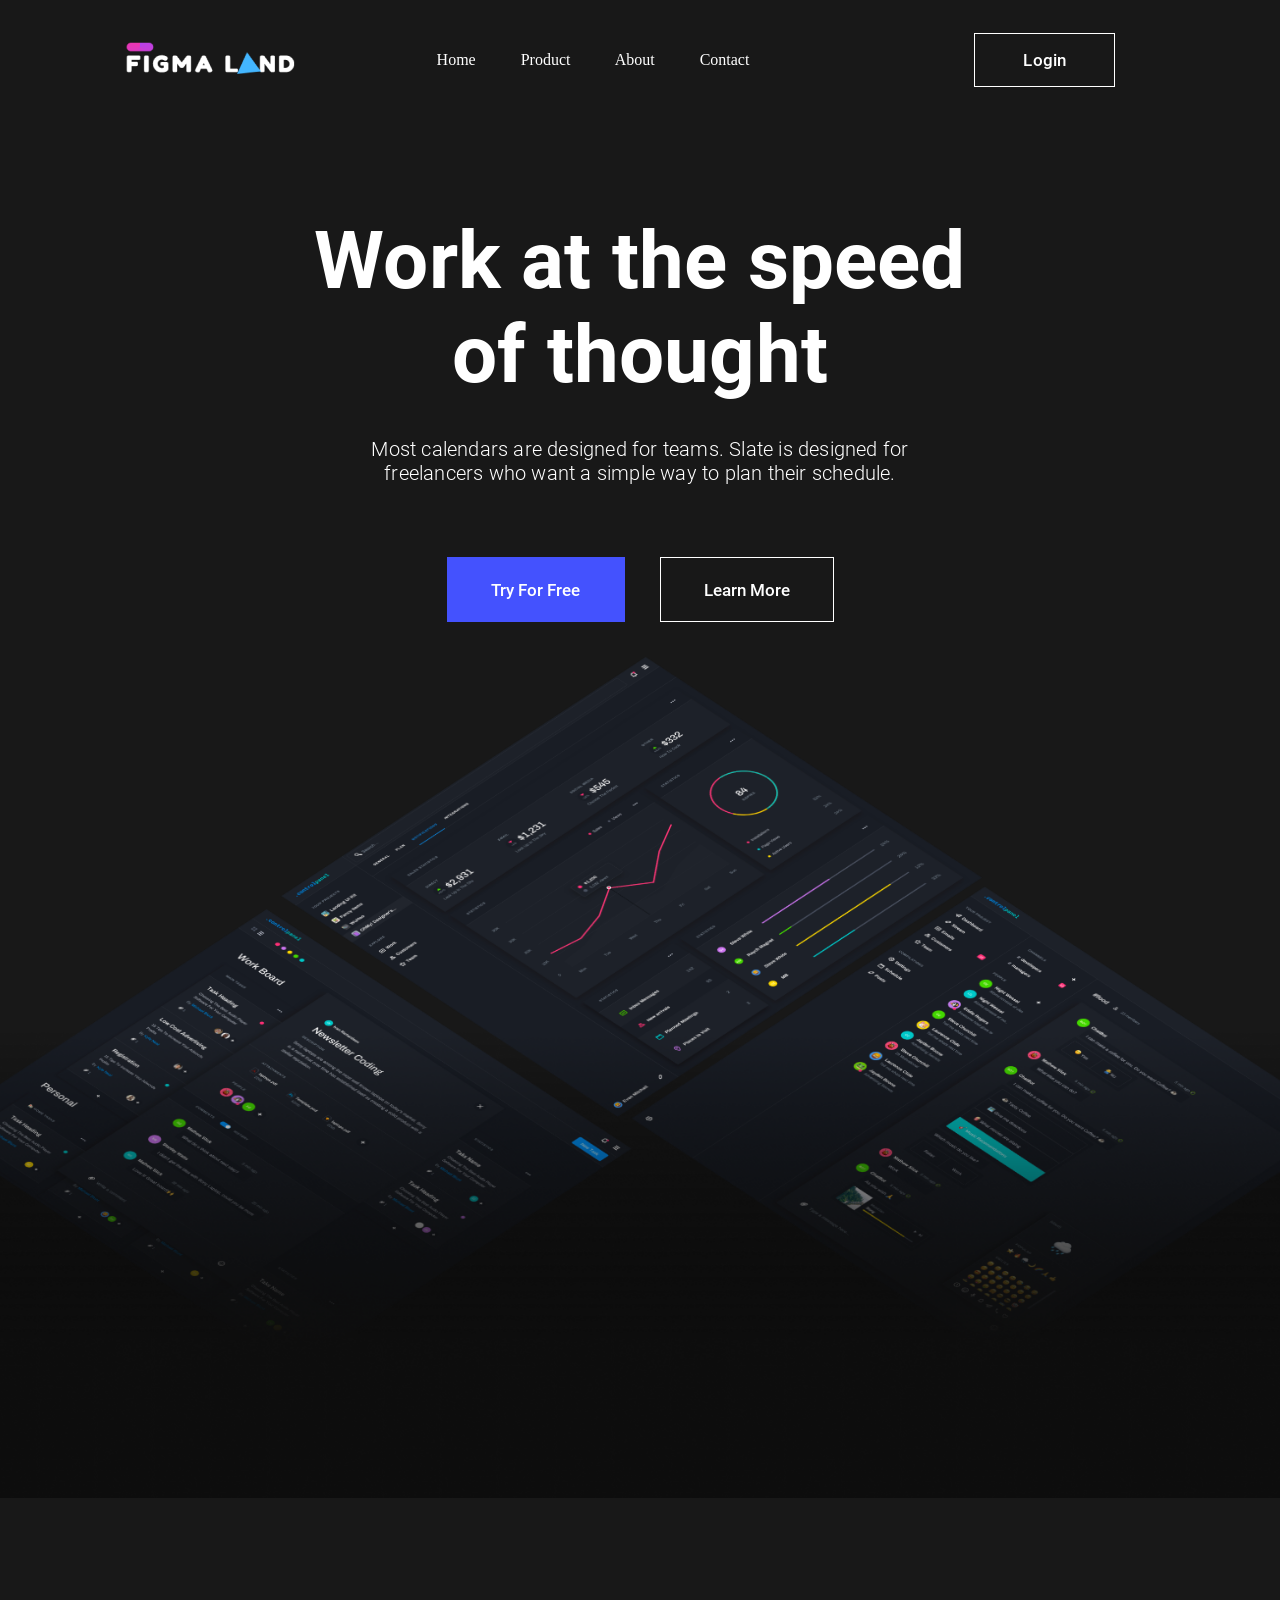
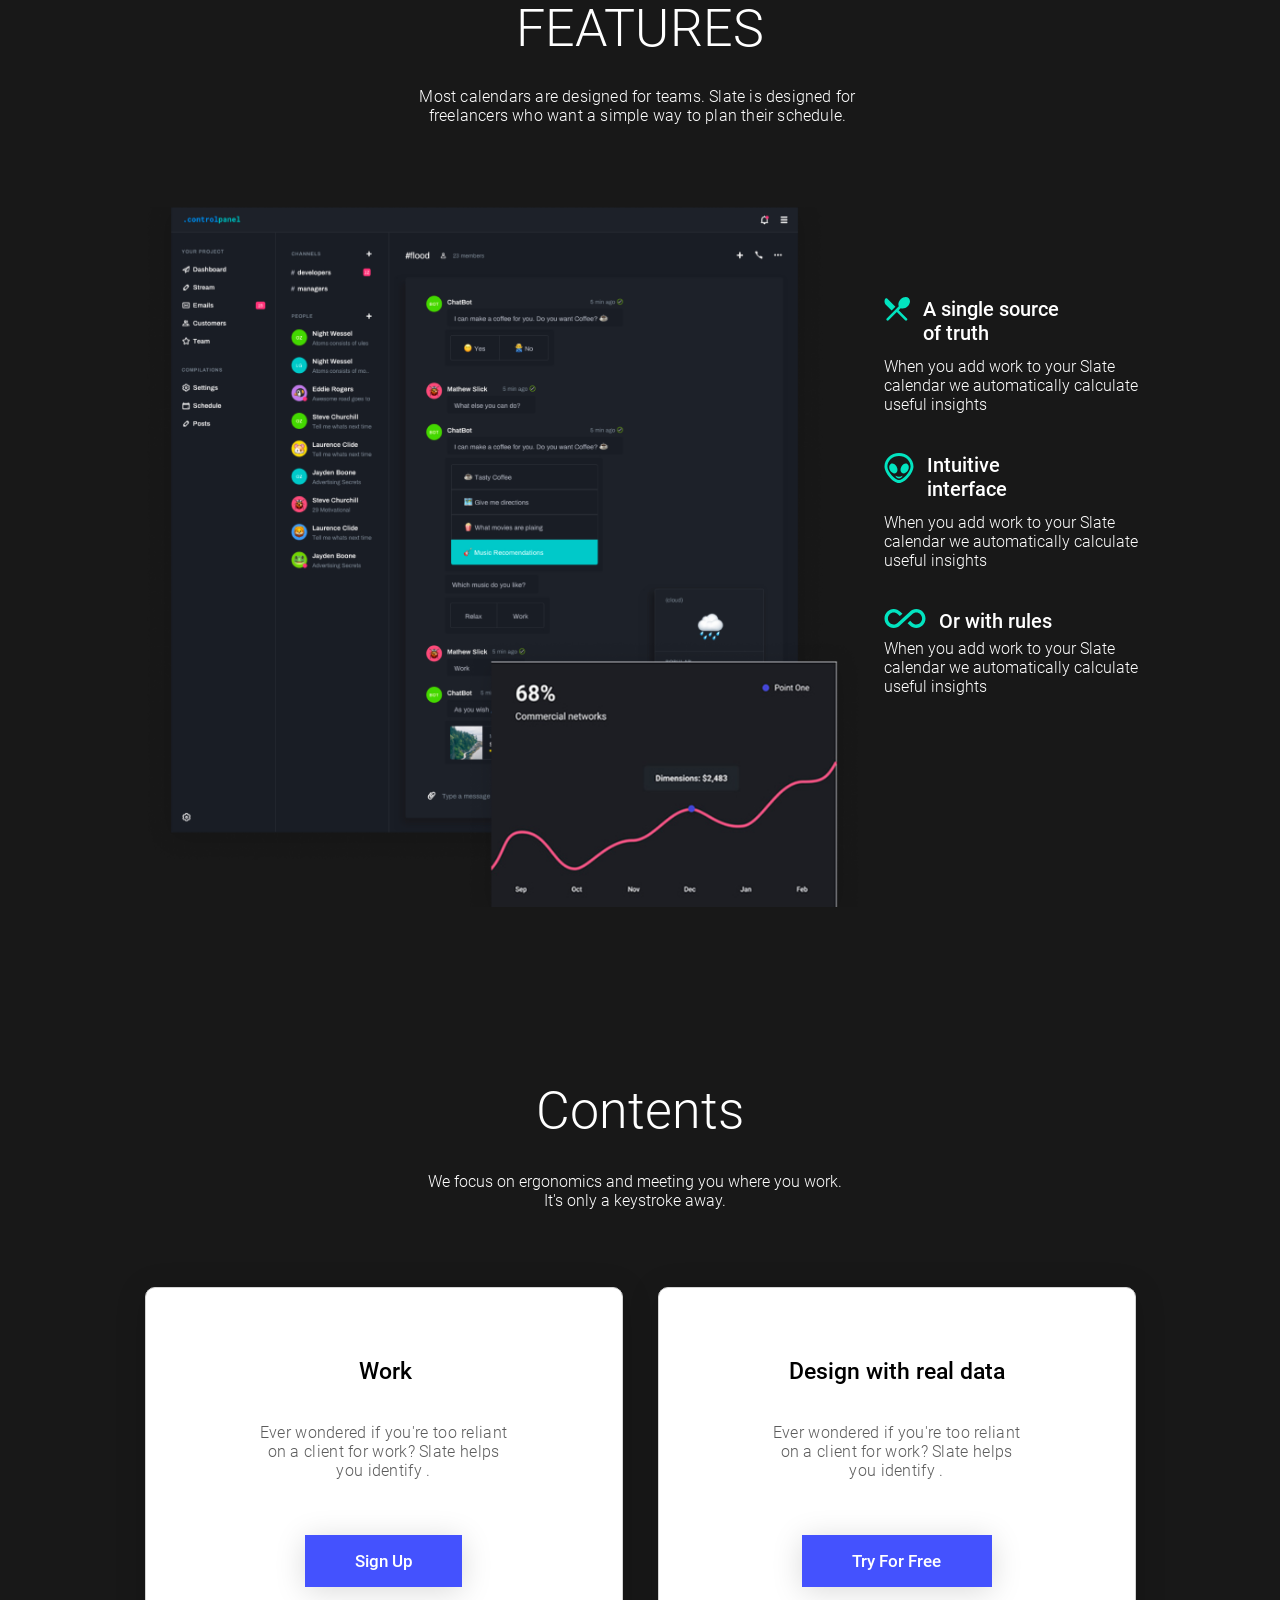
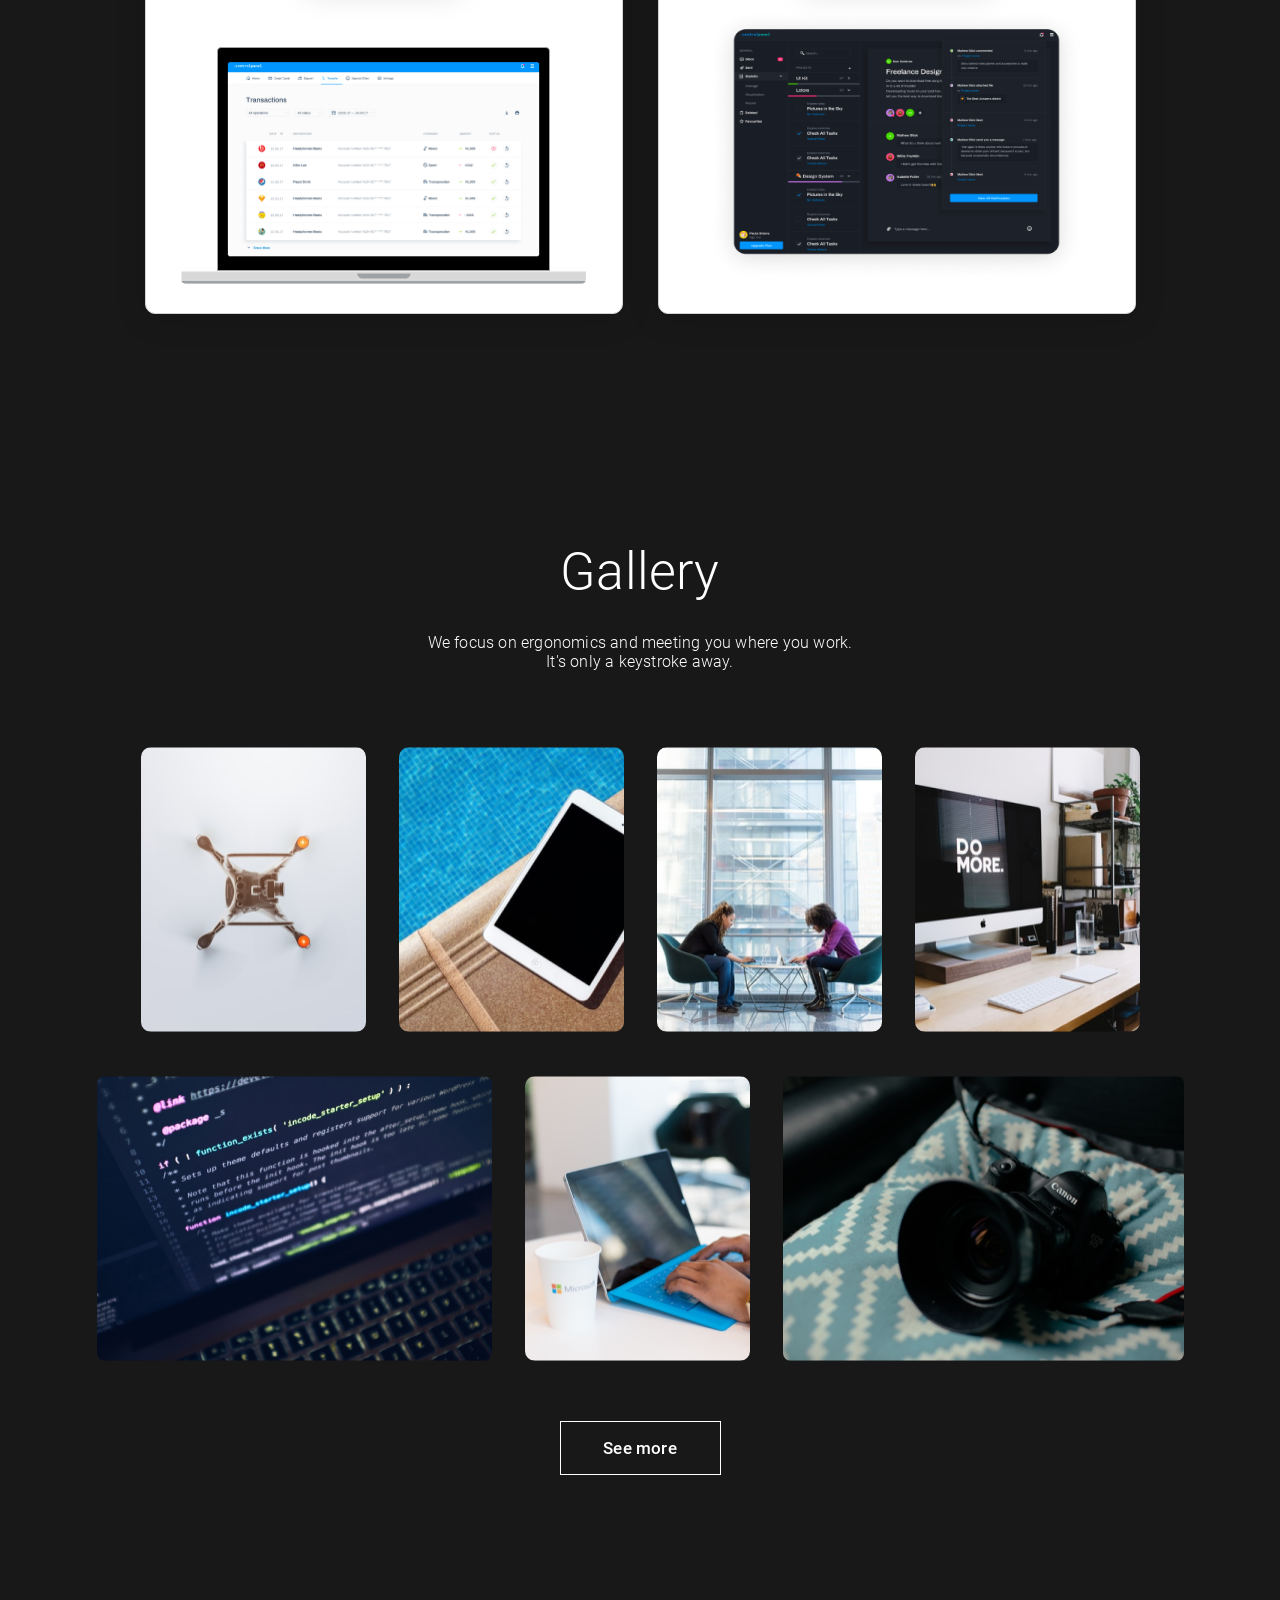
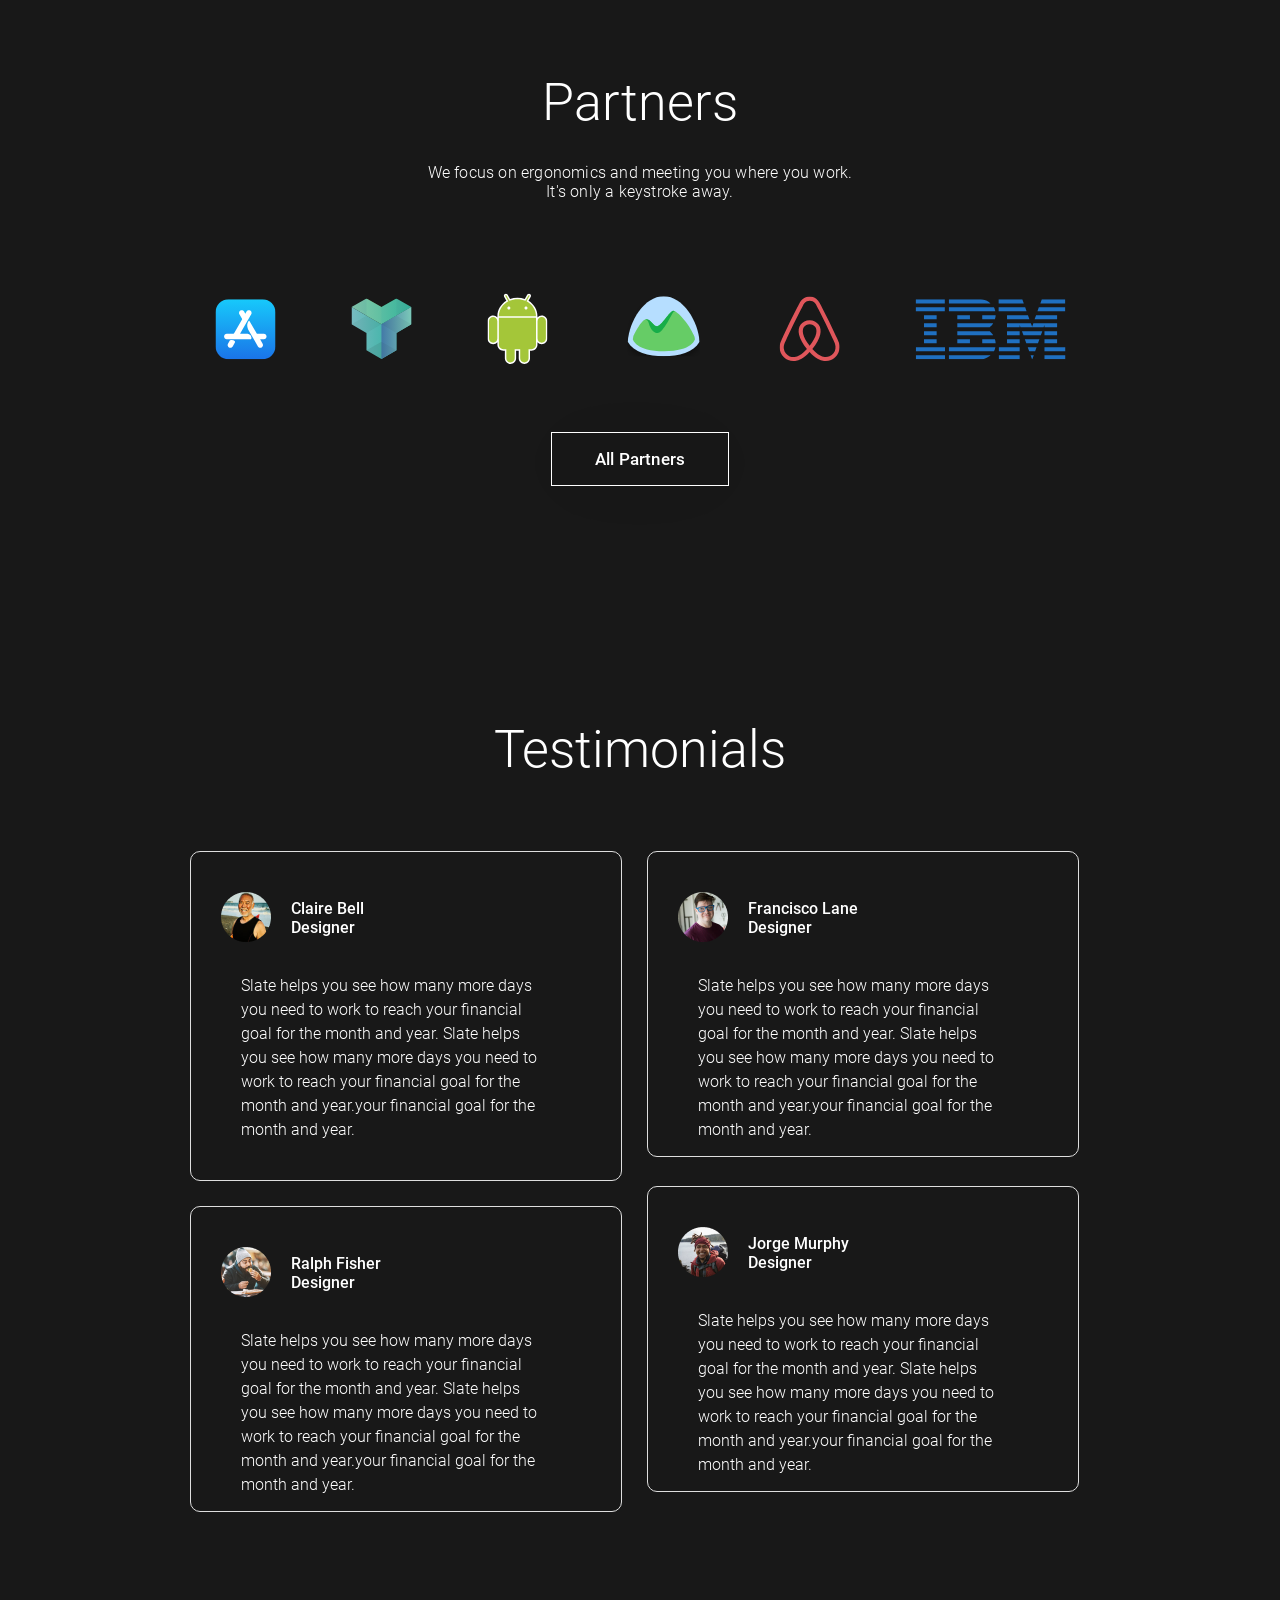
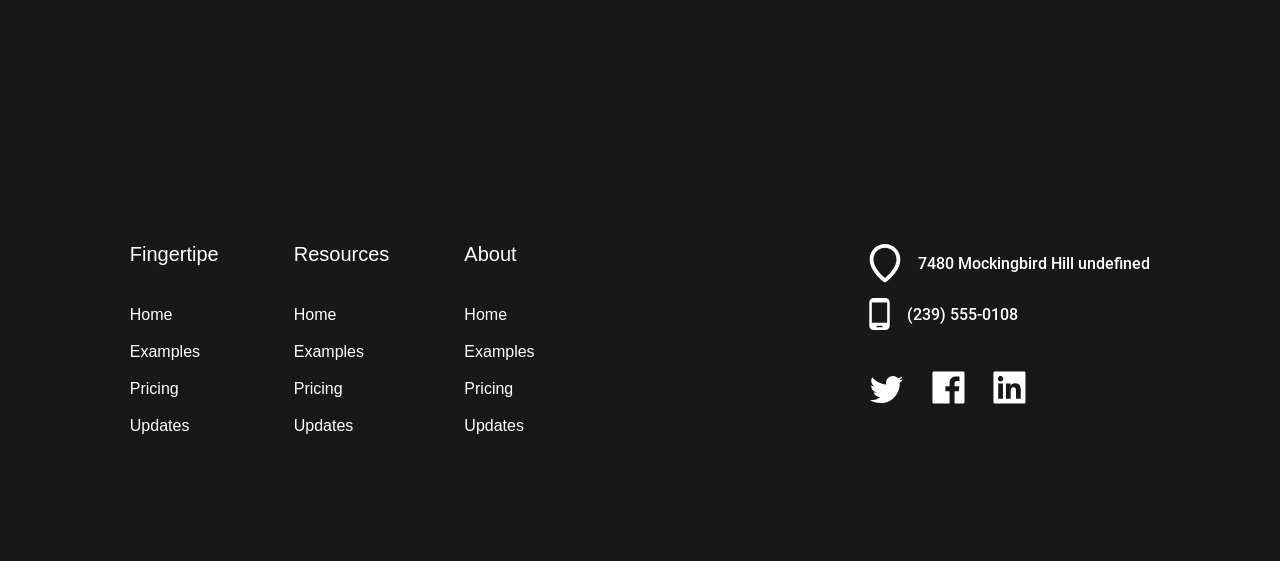
<file: index.html>
<!DOCTYPE html>
<html lang="en">

<head>
    <meta charset="UTF-8">
    <meta http-equiv="X-UA-Compatible" content="IE=edge">
    <meta name="viewport" content="width=device-width, initial-scale=1.0">
    <title>Figma Site</title>
    <link rel="stylesheet" href="CSS/fonts.css">
    <link rel="stylesheet" href="CSS/header.css">
    <link rel="stylesheet" href="CSS/main-features.css">
    <link rel="stylesheet" href="CSS/main-contents.css">
    <link rel="stylesheet" href="CSS/main-gallery.css">
    <link rel="stylesheet" href="CSS/main-partners.css">
    <link rel="stylesheet" href="CSS/main-testimonials.css">
    <link rel="stylesheet" href="CSS/footer.css">
</head>

<body>
    <header class="header">
        <section class="header-menu">
            <div class="header-logo">
                <img src="images/Rectangle 4.png" alt="figma_logo">
            </div>
            <nav class="header-menu">
                <a class="home" href="#">Home</a>
                <a href="#">Product</a>
                <a href="#">About</a>
                <a href="#">Contact</a>
            </nav>
            <a class="login">Login</a>
        </section>
        <section class="header-main">
            <div class="title">Work at the speed
                of thought</div>
            <div class="subtitle">Most calendars are designed for teams. Slate is designed for
                freelancers who want a simple way to plan their schedule.</div>
            <div class="buttons">
                <div class="button-primary">
                    <a href="#">Try For Free</a>
                </div>
                <div class="button-secundary">
                    <a href="#">Learn More</a>
                </div>
            </div>
            <div class="main-header-img">
                <img src="images/screens.png" alt="screens" class="header-main">
            </div>
        </section>
    </header>

    <main class="main-features">
        <section class="featurees">
            <div class="title_features">features</div>
            <div class="subtitle_features">Most calendars are designed for teams. Slate is designed for
                freelancers who want a simple way to plan their schedule.</div>
            <div class="features-img">
                <img class="ChatBot" src="images/Chat Bot.png" alt="Chat_Bot">
                <img class="LineChart" src="images/Line Chart 1.png" alt="Line_Chart1">
                <div class="logo">
                    <div class="logo1_title">
                        <div class="logo1-img">
                            <img class="logo1" src="Logos/features/Vector.svg" alt="Vector1">
                        </div>
                        A single source of truth
                    </div>
                    <div class="logo1_subtitle">
                        When you add work to your Slate calendar we automatically calculate useful insights

                    </div>

                    <div class="logo2_title">
                        <div class="logo2-img">
                            <img class="logo2" src="Logos/features/Vector (1).svg" alt="Vector2">
                        </div>
                        Intuitive interface
                    </div>
                    <div class="logo2_subtitle">
                        When you add work to your Slate calendar we automatically calculate useful insights

                    </div>

                    <div class="logo3_title">
                        <div class="logo3-img">
                            <img class="logo3" src="Logos/features/Vector (2).svg" alt="Vector3">
                        </div>
                        Or with rules
                    </div>
                    <div class="logo3_subtitle">
                        When you add work to your
                        Slate calendar we automatically
                        calculate useful insights

                    </div>
                </div>
            </div>
        </section>
    </main>

    <main class="main-contents">
        <section class="contents">
            <div class="contents-title">
                Contents
            </div>
            <div class="contents-subtitle">
                We focus on ergonomics and meeting you where you work. It's only a keystroke away.
            </div>
            <div class="containers">
                <div class="container1">
                    <div class="title-container1">
                        Work
                    </div>
                    <div class="subtitle-container1">
                        Ever wondered if you're too reliant on a client for work? Slate helps you identify .
                    </div>
                    <div class="button-container1">
                        <a class="button-container1" href="#">Sign Up</a>
                    </div>
                    <div class="computer-img">
                        <img class="screen_img" src="images/SCREEN MASK.png" alt="Screen">
                    </div>
                    <div class="img-bottom">
                        <img src="images/grip.png" alt="grip">
                    </div>
                    <img class="Base-Bottom" src="images/Base Bottom.png" alt="Base-Bottom">
                </div>

                <div class="container2">
                    <div class="title-container2">
                        Design with real data
                    </div>
                    <div class="subtitle-container2">
                        Ever wondered if you're too reliant
                        on a client for work? Slate helps
                        you identify . </div>
                    <div class="button-container2">
                        <a class="button-container2" href="#">Try For Free</a>
                    </div>
                    <div class="container2-img">
                        <img class="Notifications" src="images/Boards Notifications.png" alt="BoardsNotifications">
                    </div>

                </div>
            </div>
        </section>
    </main>

    <main class="main-gallery">
        <section class="gallery">
            <div class="gallery-title_subtitle">
                <div class="gallery-title">
                    Gallery
                </div>
                <div class="gallery-subtitle">
                    We focus on ergonomics and meeting you where you work. It's only a keystroke away.
                </div>
            </div>

            <div class="photo-gallery1">
                <img class="img-gallery1" src="images/Gallery/Rectangle 1.png" alt="photo1">
                <img class="img-gallery2" src="images/Gallery/Rectangle 1 (1).png" alt="photo2">
                <img class="img-gallery3" src="images/Gallery/Rectangle 1 (2).png" alt="photo3">
                <img class="img-gallery4" src="images/Gallery/Rectangle 1 (3).png" alt="photo4">
            </div>

            <div class="photo-gallery2">
                <img class="img-gallery11" src="images/Gallery/Rectangle 1 (4).png" alt="photo11">
                <img class="img-gallery22" src="images/Gallery/Rectangle 1 (5).png" alt="photo22">
                <img class="img-gallery33" src="images/Gallery/Rectangle 1 (6).png" alt="photo33">
            </div>

            <div class="button-gallery">
                <a href="#" class="button-gallery">See more</a>
            </div>
        </section>
    </main>

    <main class="main-partners">
        <section class="partners">
            <div class="partners-title">Partners</div>
            <div class="partners-subtitle">We focus on ergonomics and meeting you where you work. It's only a keystroke
                away.</div>
            <div class="logo-partners">
                <img src="Logos/logos_apple-app-store.svg" alt="logo1">
                <img src="Logos/logos_apiary.svg" alt="logo2">
                <img src="Logos/logos_android-icon.svg" alt="logo3">
                <img src="Logos/logos_basecamp.svg" alt="logo4">
                <img src="Logos/logos_airbnb.svg" alt="logo5">
                <img src="Logos/logos_ibm.svg" alt="logo6">
            </div>
            <div class="partners-button">
                <a href="#" class="partners-button">
                    All Partners
                </a>
            </div>
        </section>
    </main>

    <main class="main-testimonials">
        <section class="testimonials">
            <div class="testimonials-title">
                Testimonials
            </div>
            <div class="testimonials-comments">
                <div class="comment1">
                    <div class="about-user">
                        <img src="images/users/Ellipse 2.png" alt="photo1" class="comment1">
                        <div class="name">Claire Bell Designer</div>
                    </div>
                    <div class="box-comment">
                        <div class="comment-text">
                            Slate helps you see how many more days you need to work to reach your financial goal for the
                            month and year. Slate helps you see how many more days you need to work to reach your
                            financial goal for the month and year.your financial goal for the month and year.
                        </div>
                    </div>

                </div>

                <div class="comment2">
                    <div class="about-user">
                        <img src="images/users/Ellipse 2 (1).png" alt="photo2" class="comment1">
                        <div class="name">Francisco Lane Designer</div>
                    </div>
                    <div class="box-comment">
                        <div class="comment-text">
                            Slate helps you see how many more days you need to work to reach your financial goal for the
                            month and year. Slate helps you see how many more days you need to work to reach your
                            financial goal for the month and year.your financial goal for the month and year.
                        </div>
                    </div>
                </div>

                <div class="comment3">
                    <div class="about-user">
                        <img src="images/users/Ellipse 2 (2).png" alt="photo3" class="comment1">
                        <div class="name">Ralph Fisher Designer</div>
                    </div>
                    <div class="box-comment">
                        <div class="comment-text">
                            Slate helps you see how many more days you need to work to reach your financial goal for the
                            month and year. Slate helps you see how many more days you need to work to reach your
                            financial goal for the month and year.your financial goal for the month and year.
                        </div>
                    </div>
                </div>

                <div class="comment4">
                    <div class="about-user">
                        <img src="images/users/Ellipse 2 (3).png" alt="photo4" class="comment1">
                        <div class="name">Jorge Murphy Designer</div>
                    </div>
                    <div class="box-comment">
                        <div class="comment-text">
                            Slate helps you see how many more days you need to work to reach your financial goal for the
                            month and year. Slate helps you see how many more days you need to work to reach your
                            financial goal for the month and year.your financial goal for the month and year.
                        </div>
                    </div>
                </div>

            </div>
        </section>
    </main>

    <footer class="footer">
        <div class="footer__links">
            <div class="links">
                <p class="link__title">Fingertipe</p>
                <a href="#">Home</a>
                <a href="#">Examples</a>
                <a href="#">Pricing</a>
                <a href="#">Updates</a>
            </div>
            <div class="links">
                <p class="link__title">Resources</p>
                <a href="#">Home</a>
                <a href="#">Examples</a>
                <a href="#">Pricing</a>
                <a href="#">Updates</a>
            </div>
            <div class="links">
                <p class="link__title">About</p>
                <a href="#">Home</a>
                <a href="#">Examples</a>
                <a href="#">Pricing</a>
                <a href="#">Updates</a>
            </div>
        </div>

        <div class="footer__info">
            <div class="info__location">
                <img src="Logos/footer/Vector (1).svg">
                7480 Mockingbird Hill undefined 
            </div>
            <div class="info__phone">
                <img src="Logos/footer/Vector2.svg">
                (239) 555-0108
            </div>
            <div class="info__logos">
                <a href="#">
                    <img src="Logos/footer/Vector twiter.svg" alt="Twiter">
                </a>
                <a href="#">
                    <img src="Logos/footer/Vector facebook.svg" alt="facebook">
                </a>
                <a href="#">
                    <img src="Logos/footer/Vector.svg">
                </a>
            </div>
        </div>
    </footer>
</body>

</html>
</file>
<file: CSS/fonts.css>
@font-face{
    font-family: RobotoB;
    src:url('../Fonts/Roboto-Bold.ttf');
}

@font-face{
    font-family: RobotoM;
    src:url('../Fonts/Roboto-Medium.ttf');
}

@font-face{
    font-family: RobotoL;
    src:url('../Fonts/Roboto-Light.ttf');
}
</file>
<file: CSS/header.css>
body{
    background-color: #181818;
    background-repeat: no-repeat;
    background-size: cover;
    margin: 0;
    padding: 0;
    overflow-x: hidden;
}

section.header-menu{
    height: 119px;
    display: flex;
    flex-direction: row;
    justify-content: center;
    align-items: center;
}

.header-menu a{
    font-size: RobotoM, sans-serif;
    text-decoration: none;
    color: #FFFFFF;
    margin-right: 41px;
}

a.home{
    padding-left: 127px;
}

.header-menu a:hover{
    color: #4452FE;
}

a.login{
    width: 139px;
    height: 52px;
    font-family: RobotoM, sans-serif;
    font-size: 17px;
    letter-spacing: 0.2px;
    color: #FFFFFF;
    border: 1px solid #FFFFFF;
    background: transparent;
    cursor: pointer;
    margin-left: 184px;
    display: flex;
    align-items: center;
    justify-content: center;
}

a.login:hover{
    border: 1px solid gray;
    color: #FFFFFF;
}

section.header-main{
    display: flex;
    flex-direction: column;
    align-items: center;
    margin-top: 35px;
}

.title{
    width: 729px;
    height: 196px;
    color: #FFFFFF;
    font-family: RobotoB, sans-serif;
    font-size: 80px;
    text-align: center;
    letter-spacing: 0.2px;
    padding-top: 60px;
}

.subtitle{
    width: 582px;
    height: 60px;
    font-family: RobotoL, sans-serif;
    font-size: 20px;
    letter-spacing: 0.2px;
    color: #FFFFFF;
    margin-top: 27px;
    padding-bottom: 60px;
    text-align: center;
}

.buttons{
    display: flex;
    flex-direction: row;
}

.button-primary a,
.button-secundary a{
    text-decoration: none;
    color: #FFFFFF;
    font-family: RobotoM, sans-serif;
    font-size: 17px;
}

.button-primary,
.button-secundary{
    display:flex;
    justify-content: center;
    align-items: center;
}

.button-primary {
    width: 178px;
    height: 65px;
    background: #4452FE;
}

.button-primary:hover{
    background: #2637f7;
}

.button-secundary:hover{
    border: 1px solid gray;
    color: gray;
}

.button-secundary{
    width: 172px;
    height: 63px;
    background: transparent;
    border: 1px solid #FFFFFF;
    margin-left: 35px;
}

.main-header-img{
    margin-top: 35px;
    width: 1552.02px;
    height: 841px;
}

img.header-main{
    width: 1552.02px;
    height: 841px;
}
</file>
<file: CSS/main-features.css>
main.main-features{
    width: 100vw;
    height: 1112px;
    display: flex;
    justify-content: center;
    flex-direction: row;
}

section.features{
    height: 149px;
}

.title_features{
    height: 62px;
    font-size: 52px;
    text-transform: uppercase;
    margin-top: 100px;
    
}

.title_features,
.subtitle_features{
    display: flex;
    justify-content: center;
    font-family: RobotoL, sans-serif;
    color: #FFFFFF;
    letter-spacing: 0.2px;
}

.subtitle_features{
    width: 500px;
    height: 60px;
    padding-top: 27px;
    text-align: center;
    margin-left: 250px;
}

.features-img{
    padding-top: 60px;
    display: flex;
    flex-direction: row;
}

img.ChatBot{
    width: 696px;
    height: 659px;
}

img.LineChart{
    height: 270px;
    width: 400px;
    padding-top: 430px;
    margin-left: -370px;
}

.logo{
    padding-top: 90px;
    margin-left: 20px;
}

.logo1_title{
    width: 180px;
    height: 60px;
}

.logo2_title{
    width: 87px;
    height: 60px;
}

.logo3_title{
    width: 170px;
    height: 30px;
}

.logo1_title,
.logo2_title,
.logo3_title{
    display: flex;
    flex-direction: row;
    font-family: RobotoM, sans-serif;
    font-size: 20px;
    color: #FFFFFF;
}

.logo1-img,
.logo2-img,
.logo3-img{
    padding-right: 13px;
}

.logo1_subtitle,
.logo2_subtitle,
.logo3_subtitle{
    width: 259px;
    height: 96px;
}

.logo1_subtitle,
.logo2_subtitle,
.logo3_subtitle{
    font-size: 16px;
    font-family: RobotoL, sans-serif;
    color: #FFFFFF;
}
</file>
<file: CSS/main-contents.css>
main.main-contents{
    width: 100vw;
    height: 930.52px;
    display: flex;
    justify-content: center;
    flex-direction: row;
    margin-top: 70px;
}

.contents-title{
    height: 62px;
    font-size: 52px;
}

.contents-subtitle{
    width: 430px;
    height: 60px;
    margin-left: 275px;
    margin-top: 30px;
}

.contents-title,
.contents-subtitle{
    font-family: RobotoL, sans-serif;
    color: #FFFFFF;
    text-align: center;
}

.containers{
    padding-top: 55px;
    display: flex;
    flex-direction: row;
    gap: 35px;
}

.container1,
.container2{
    display: flex;
    flex-direction: column;
    align-items: center;
    width: 476px;
    height: 624.52px;
    background: #FFFFFF;
    border: 1px solid #D3D3D3;
    border-radius: 10px;
    box-shadow: 0px 4px 31px rgba(0, 0, 0, 0.15);
}

.title-container1{
    width: 50px;
    height: 30px;
    padding-top: 70px;
}

.title-container2{
    width: 250px;
    height: 30px;
    padding-top: 70px;
}

.title-container1,
.title-container2{
    font-family: RobotoM, sans-serif;
    color: #000000;
    text-align: center;
    font-size: 23px;
}

.subtitle-container1,
.subtitle-container2{
    width: 250px;
    height: 72px;
}

.subtitle-container1,
.subtitle-container2{
    padding-top: 35px;
    font-family: RobotoL, sans-serif;
    text-align: center;
    letter-spacing: 0.3px;
    color: #5C5C5C;
    font-size: 16px;
}

div.button-container1{
    width: 157px;
    height: 52px;
}

div.button-container2{
    width: 190px;
    height: 52px;
}

div.button-container1,
div.button-container2{
    background: #4452FE;
    box-shadow: 0px 4px 31px rgba(0, 0, 0, 0.15);
    display: flex;
    justify-content: center;
    align-items: center;
    margin-top: 40px;
}

a.button-container1,
a.button-container2{
    color: #FFFFFF;
    font-size: 17px;
    font-family: RobotoM, sans-serif;
    text-decoration: none;
}

div.button-container1:hover,
div.button-container2:hover{
    background: #2637f7;
    cursor: pointer;
}

div.computer-img{
    background: #000000;
    width: 330.58px;
    height: 222.42px;
    border: 1.52131px solid #9FA2A5;
    border-radius: 4.56393px 4.56393px 0px 0px;
    margin-top: 60px;
    display: flex;
    justify-content: center;
    align-items: center;
}

img.screen_img{
    width: 312.33px;
    height: 195.18px;
}

.img-bottom{
    background: url("/images/Base.png");
    width: 405.12px;
    height: 8.37px;
    display: flex;
    justify-content: center;
    align-items: center;
}

img.Base-Bottom{
    width: 405.12px;
    height: 4.72px;
}

img.Notifications{
    width: 379px;
    height: 276px;
    padding-top: 20px;
}
</file>
<file: CSS/main-gallery.css>
main.main-gallery{
    width: 100vw;
    height: 1016px;
    display: flex;
    justify-content: center;
    margin-top: 100px;
}
/* ********** */
section.gallery{
    height: 1000px;
    padding-top: 30px;
    display: flex;
    flex-direction: column;
    align-items: center;
}

.gallery-title{
    height: 62px;
    font-size: 52px;
}

.gallery-title,
.gallery-subtitle{
    font-family: RobotoL, sans-serif;
    color: #FFFFFF;
    letter-spacing: 0.2px;
    text-align: center;
}

.gallery-subtitle{
    width: 430px;
    height: 60px;
    padding-top: 30px;
}

.photo-gallery1{
    padding-top: 54px;
}

.photo-gallery2{
    padding-top: 44px;
}

.photo-gallery1,
.photo-gallery2{
    display: flex;
    flex-direction: row;
    justify-content: center;
    gap: 33px;
}

.photo-gallery1 img,
img.img-gallery22{
    width: 225px;
    height: 285px;
    border-radius: 10px;
}

img.img-gallery11{
    width: 395px;
}

img.img-gallery11,
img.img-gallery33{
    height: 285px;
    border-radius: 8px;
}

img.img-gallery33{
    width: 401px;
}

div.button-gallery{
    width: 159px;
    height: 52px;
    display: flex;
    justify-content: center;
    align-items: center;
    background: transparent;
    border: 1px solid #FFFFFF;
    cursor: pointer;
    margin-top: 60px;
}

div.button-gallery:hover{
    border-color: gray;
}

a.button-gallery{
    text-decoration: none;
    color: #FFFFFF;
    font-size: 17px;
    letter-spacing: 0.2px;
    font-family: RobotoM, sans-serif;
}
</file>
<file: CSS/main-partners.css>
main.main-partners{
    height: 444.55px;
    display: flex;
    justify-content: center;
    margin-top: 130px;
}

section.partners{
    display: flex;
    justify-content: center;
    align-items: center;
    flex-direction: column;
}

div.partners-title{
    font-family: RobotoL, sans-serif;
    color: #FFFFFF;
    font-size: 52px;
}

div.partners-subtitle{
    width: 430px;
    height: 60px;
    font-family: RobotoL, sans-serif;
    color: #FFFFFF;
    letter-spacing: 0.2px;
    text-align: center;
    margin-top: 30px;
}

div.logo-partners{
    margin-top: 70px;
    display: flex;
    justify-content: center;
    gap: 75px;
}

div.partners-button{
    width: 176px;
    height: 52px;
    display: flex;
    justify-content: center;
    align-items: center;
    margin-top: 67px;
    background: transparent;
    border: 1px solid #FFFFFF;
    filter: drop-shadow(0px 4px 31px rgba(0, 0, 0, 0.15));
}

div.partners-button:hover{
    cursor: pointer;
    border-color: gray;
}

a.partners-button{
    text-decoration: none;
    color: #FFFFFF;
    font-size: 17px;
    letter-spacing: 0.2px;
    font-family: RobotoM, sans-serif;
}
</file>
<file: CSS/main-testimonials.css>
main.main-testimonials{
    height: 950px;
    display: flex;
    justify-content: center;
    margin-top: 135px;
}

section.testimonials{
    display: flex;
    justify-content: center;
    flex-direction: column;
    align-items: center;
}

div.testimonials-title{
    height: 62px;
    font-family: RobotoL, sans-serif;
    font-size: 52px;
    color: #FFFFFF;
}

div.testimonials-comments{
    width: 900px;
    height: 652px;
    display: flex;
    flex-direction: row;
    flex-wrap: wrap;
    margin-top: 70px;
    gap: 25px;
}

div.comment1,
div.comment2,
div.comment3,
div.comment4{
    border: 1px solid #DEDEDE;
    border-radius: 10px;
    background: transparent;
}

div.comment1{
    width: 430px;
    height: 328px;
}

div.comment2{
    width: 430px;
    height: 304px;
}

div.comment3{
    width: 430px;
    height: 304px;
}

div.comment4{
    width: 430px;
    height: 304px;
    margin-top: -20px;
}

div.about-user{
    display: flex;
    flex-direction: row;
    gap: 20px;
    padding-top: 40px;
    padding-left: 30px;
}

div.name{
    display: flex;
    justify-content: center;
    align-items: center;
    width: 120px;
    font-family: RobotoM, sans-serif;
    color: #FFFFFF;
    font-size: 16px;
}

div.comment-text{
    width: 300px;
    height: 168px;
    line-height: 24px;
    font-size: 16px;
    font-family: RobotoL, sans-serif;
    color: #FFFFFF;
    padding: 31px 70px 40px 40px;
}

div.box-comment{
    display: flex;
    justify-content: center;
}
</file>
<file: CSS/footer.css>
footer.footer{
    display: flex;
    justify-content: space-around;
    margin-top: 150px;
    padding-top: 107px;
    padding-bottom: 107px;
}

.links{
    display: flex;
    flex-direction: column;
    margin-right: 75px;
}

.footer__links{
    display: flex;
}

.links a,
p.link__title{
    color: white;
    font-family: RoboyoM, sans-serif;
    margin-top: 0;
}

p.link__title{
    font-size: 20px;
    margin-bottom: 40px;
}

div.links a{
    text-decoration: none;
    margin-bottom: 19px;
}

div.links a:hover{
    color:gray
}

div.info__logos a{
    margin-right: 24px;
    text-decoration: none;
}

div.info__location,
div.info__phone{
    display: flex;
    align-items: center;
    font-family: RobotoM, sans-serif;
    color: white;
}

div.info__location img,
div.info__phone img{
    margin-right: 17px;
}

div.info__logos{
    margin-top: 40px;
}

div.info__phone{
    margin-top: 15px;
}
</file>
